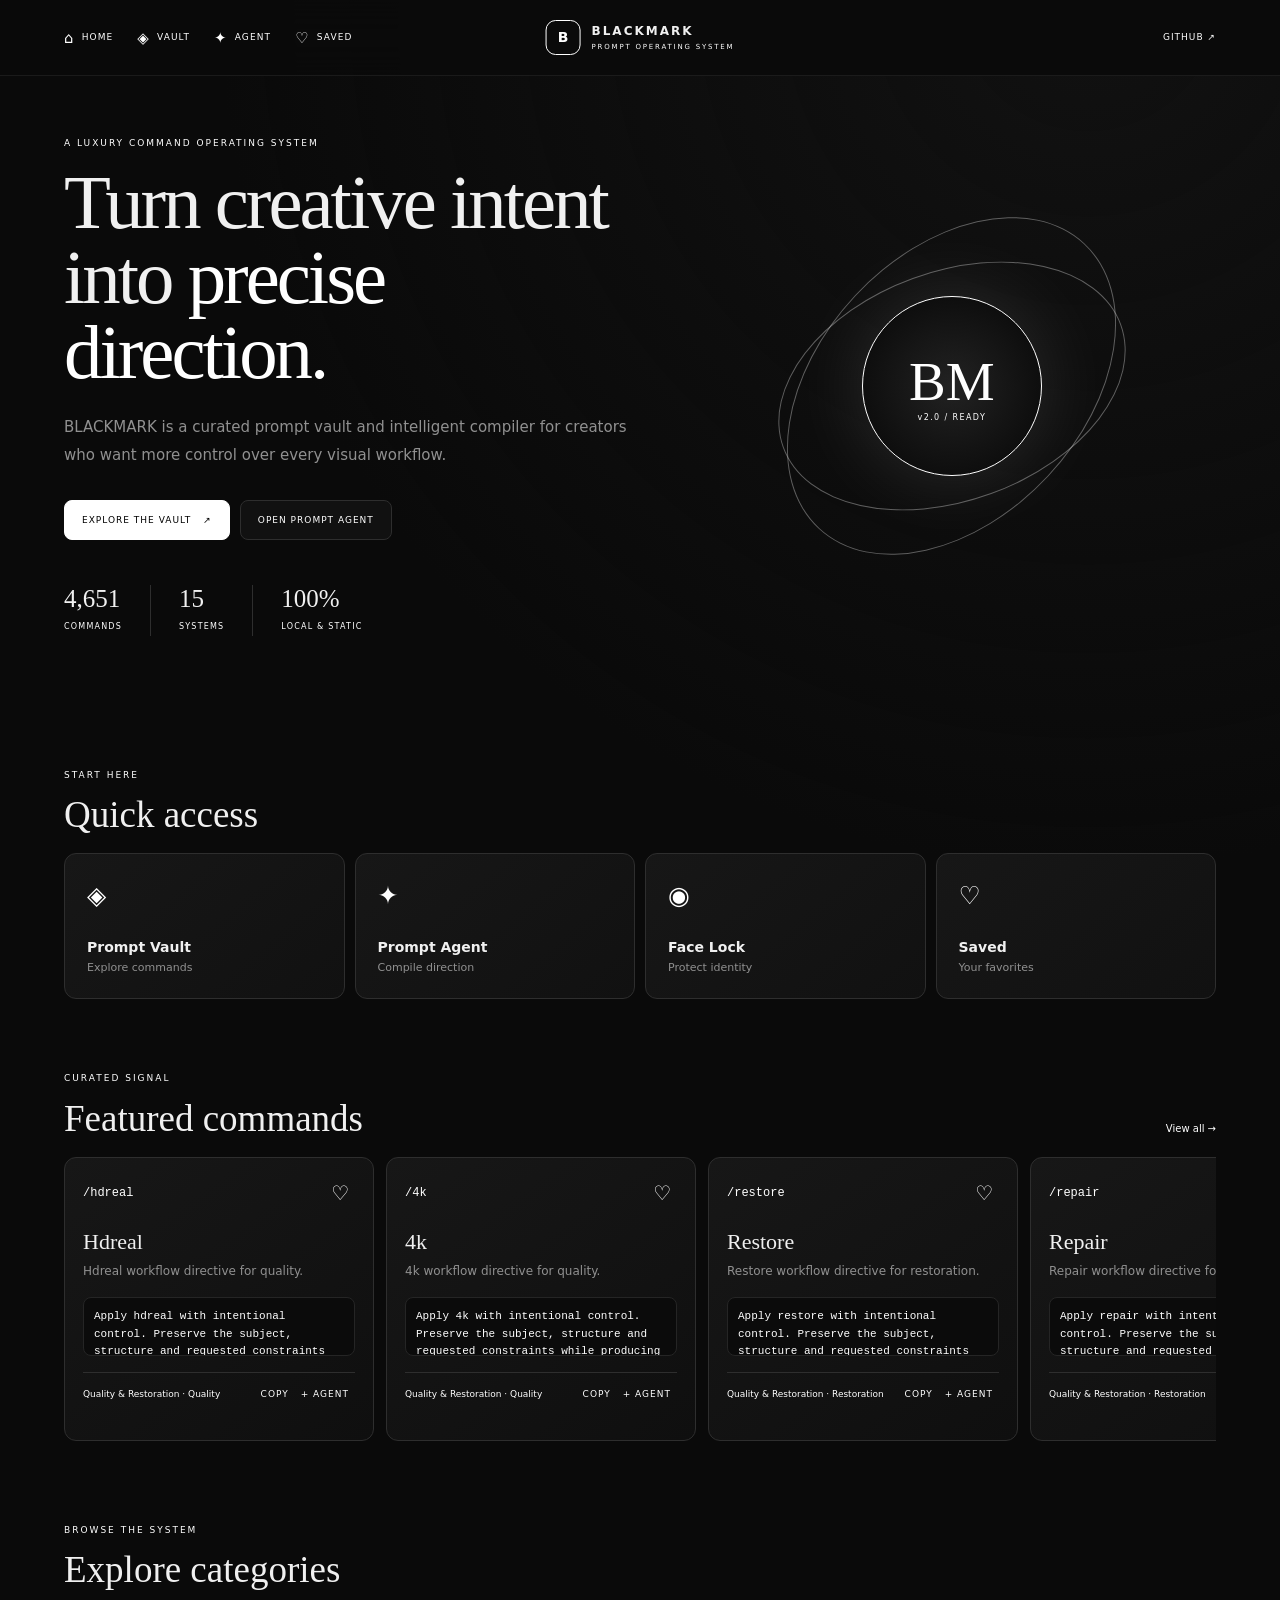
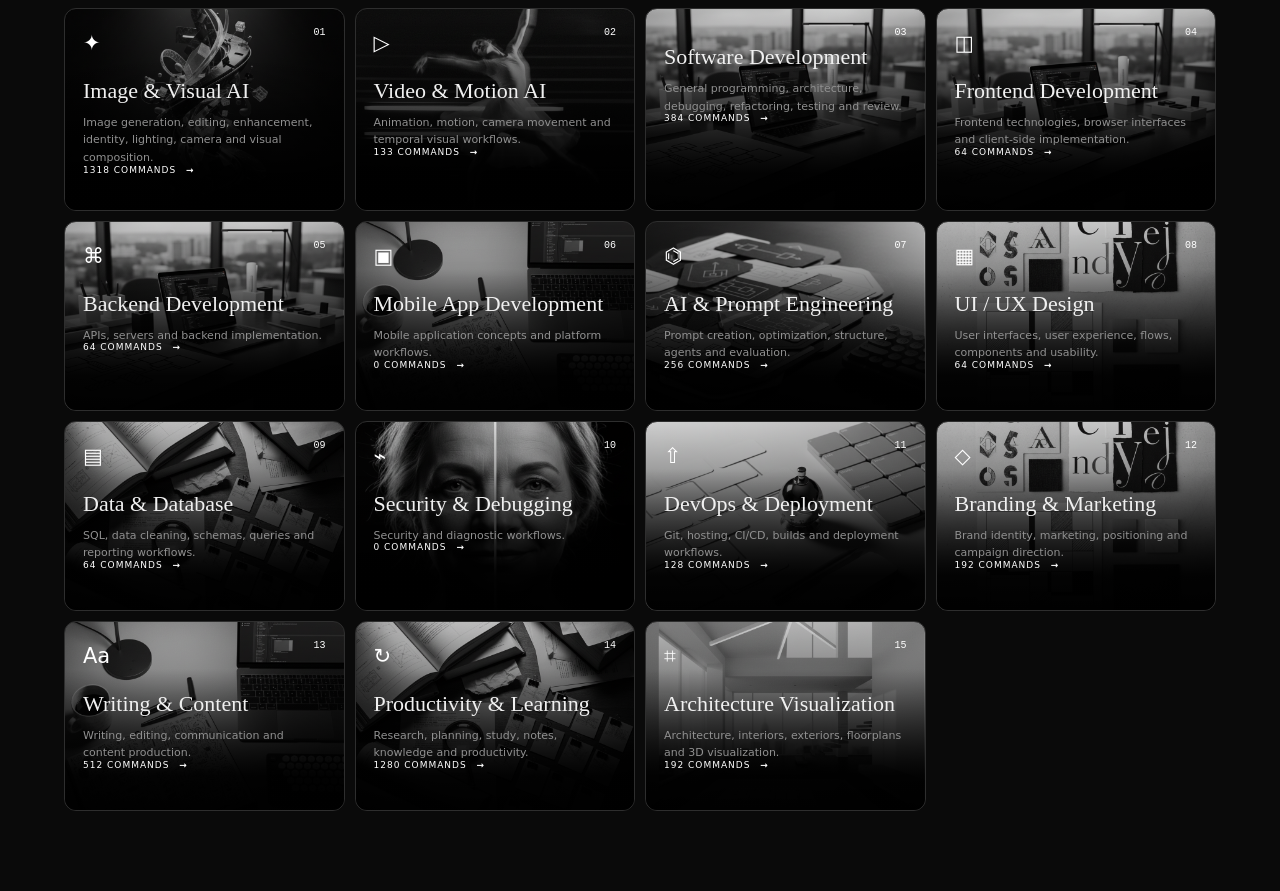
<file: index.html>
<!doctype html><html lang="en"><head><meta charset="utf-8"><meta name="viewport" content="width=device-width, initial-scale=1, viewport-fit=cover"><meta name="theme-color" content="#080a09"><meta name="description" content="BLACKMARK — premium prompt vault and intelligent prompt compiler"><title>BLACKMARK — Prompt Operating System</title><link rel="stylesheet" href="css/global.css?v=ux-v4"></head><body><noscript>BLACKMARK requires JavaScript to browse the local prompt vault.</noscript><script src="js/config.js?v=ux-v4"></script><script src="js/data-loader.js?v=ux-v4"></script><script src="js/app.js?v=ux-v4"></script></body></html>
</file>
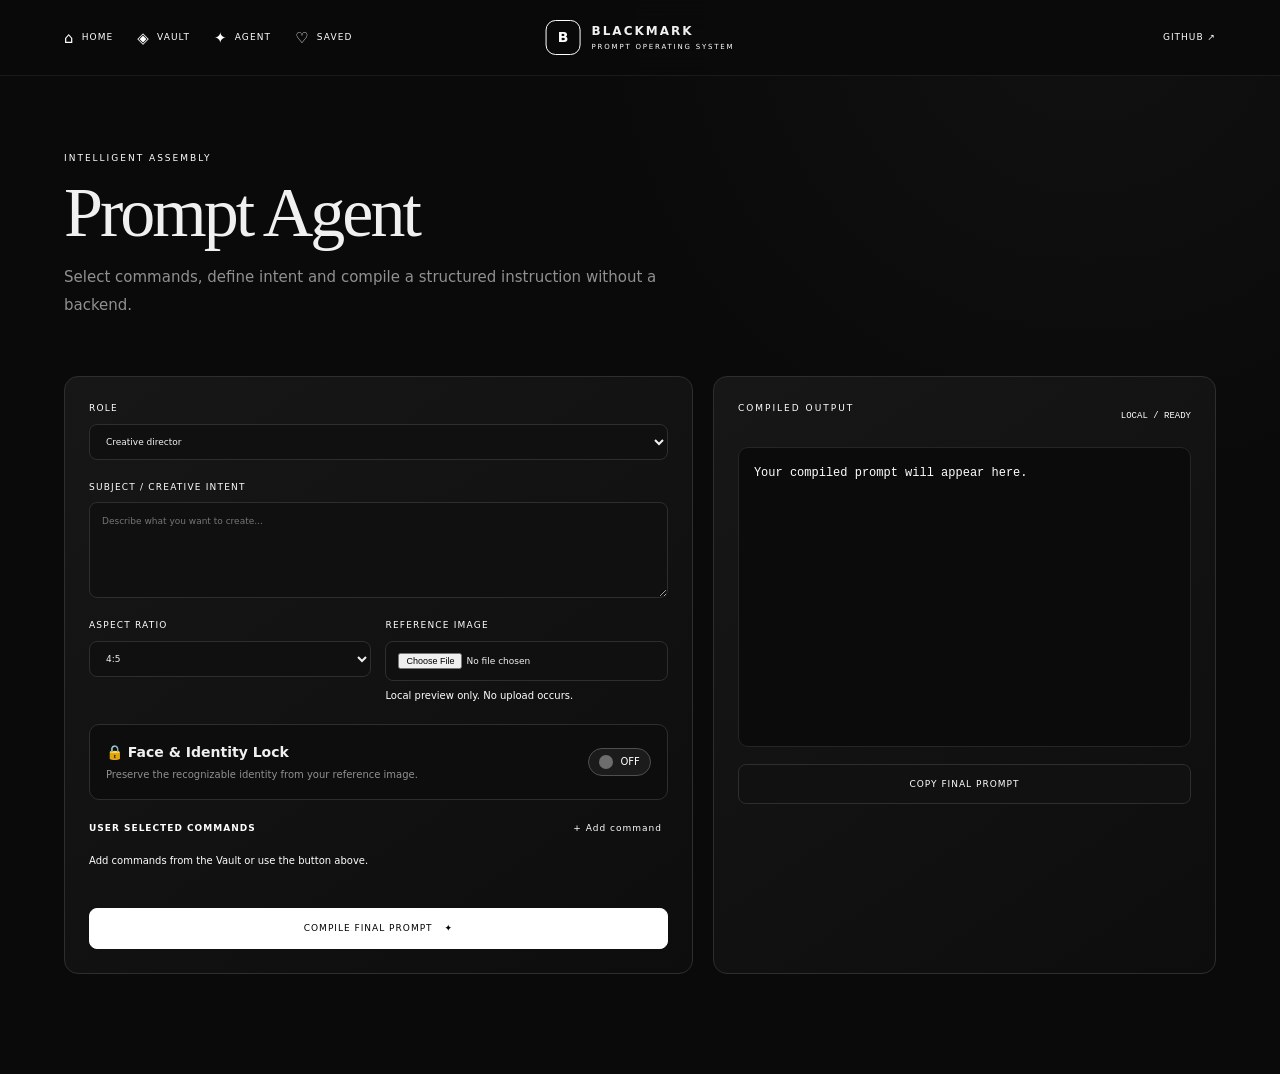
<file: agent/index.html>
<!doctype html><html lang="en"><head><meta charset="utf-8"><meta name="viewport" content="width=device-width, initial-scale=1, viewport-fit=cover"><meta name="theme-color" content="#080a09"><meta name="description" content="BLACKMARK — premium prompt vault and intelligent prompt compiler"><title>BLACKMARK — Prompt Operating System</title><link rel="stylesheet" href="../css/global.css?v=ux-v4"></head><body><noscript>BLACKMARK requires JavaScript to browse the local prompt vault.</noscript><script src="../js/config.js?v=ux-v4"></script><script src="../js/data-loader.js?v=ux-v4"></script><script src="../js/app.js?v=ux-v4"></script></body></html>
</file>
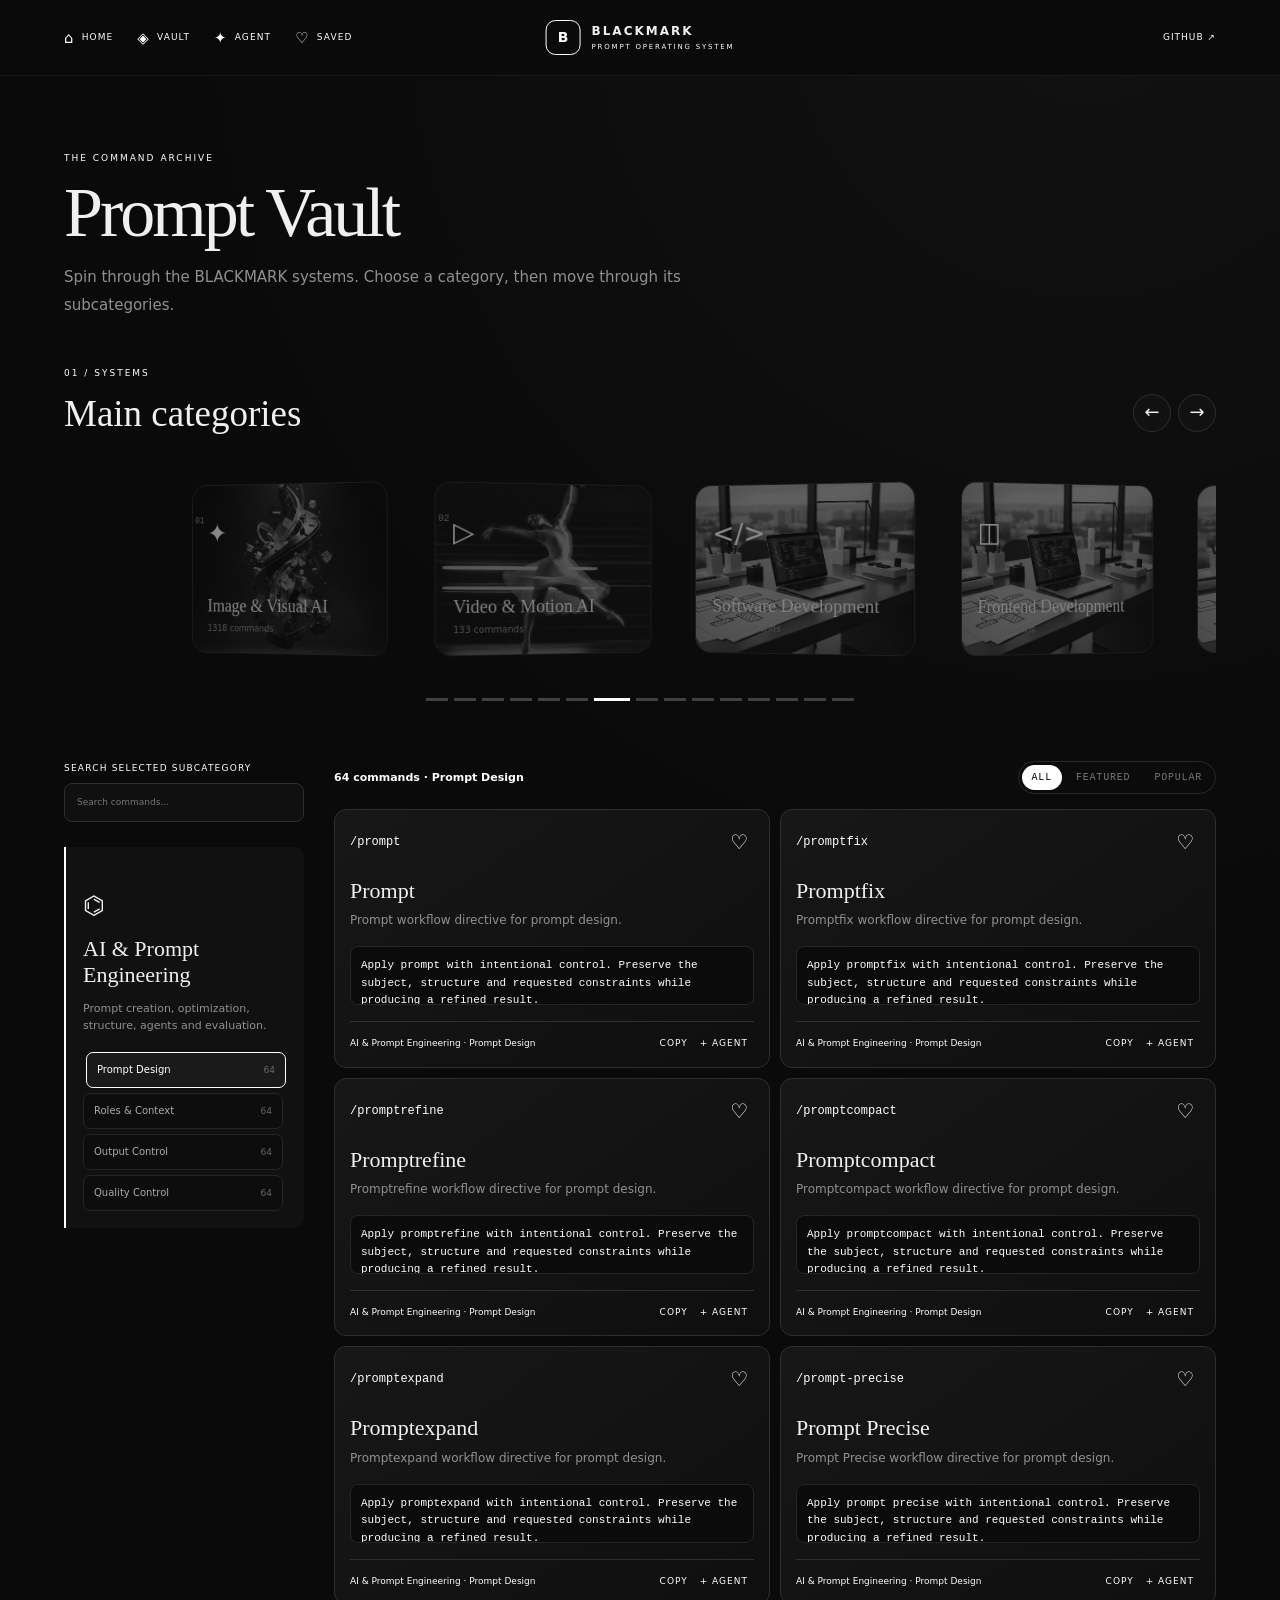
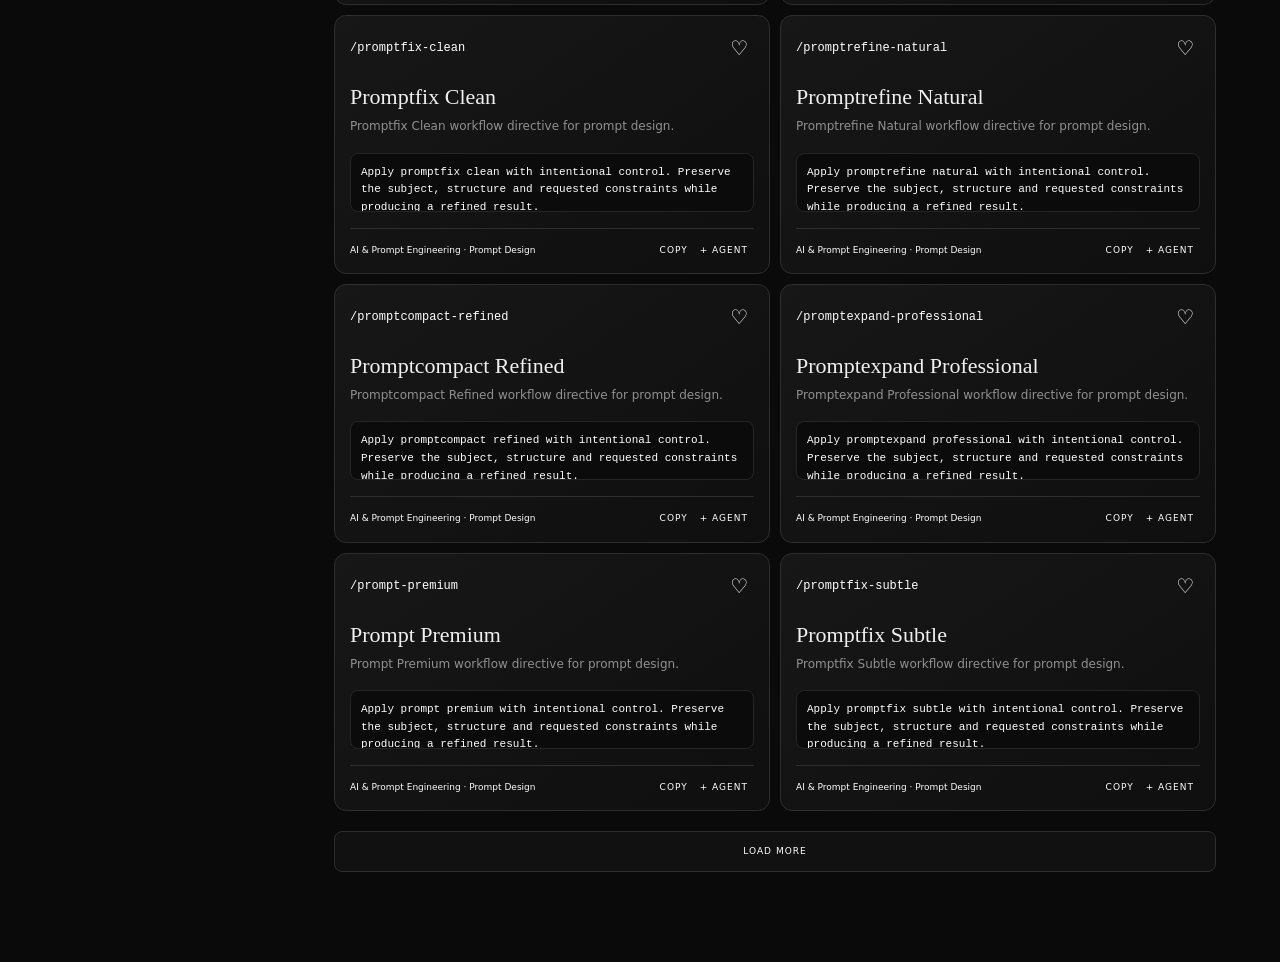
<file: categories/ai-prompt-engineering/index.html>
<!doctype html><html lang="en"><head><meta charset="utf-8"><meta name="viewport" content="width=device-width, initial-scale=1, viewport-fit=cover"><meta name="theme-color" content="#080a09"><meta name="description" content="BLACKMARK — premium prompt vault and intelligent prompt compiler"><title>BLACKMARK — Prompt Operating System</title><link rel="stylesheet" href="../../css/global.css?v=ux-v4"></head><body><noscript>BLACKMARK requires JavaScript to browse the local prompt vault.</noscript><script src="../../js/config.js?v=ux-v4"></script><script src="../../js/data-loader.js?v=ux-v4"></script><script src="../../js/app.js?v=ux-v4"></script></body></html>
</file>
<file: css/global.css>
:root{--bg:#0a0a0a;--surface:#111111;--surface-2:#171717;--line:#2e2e2e;--text:#f0f0f0;--muted:#909090;--accent:#ffffff;--accent-strong:#ffffff;--danger:#ffffff;--radius:14px;--shadow:0 22px 70px #0009;--sans:Inter,ui-sans-serif,system-ui,sans-serif;--serif:Georgia,'Times New Roman',serif}*{box-sizing:border-box}html{background:var(--bg);scroll-behavior:smooth}body{margin:0;background:radial-gradient(circle at 85% 0,#111111,transparent 32%),var(--bg);color:var(--text);font:14px/1.6 var(--sans)}a{color:inherit;text-decoration:none}button,input,select,textarea{font:inherit}button{cursor:pointer}button:focus-visible,a:focus-visible,input:focus-visible,select:focus-visible,textarea:focus-visible{outline:2px solid var(--accent-strong);outline-offset:3px}.app-shell{min-height:100vh}.site-header{height:76px;display:flex;align-items:center;gap:32px;padding:0 clamp(18px,5vw,72px);border-bottom:1px solid #ffffff12;background:#0a0a0ae8;backdrop-filter:blur(18px);position:sticky;top:0;z-index:20}.brand{display:flex;align-items:center;gap:11px;min-width:250px}.brand-mark{width:35px;height:35px;display:grid;place-items:center;border:1px solid #ffffff;border-radius:10px;color:var(--accent-strong);font-weight:700}.brand b{display:block;letter-spacing:2px;font-size:12px}.brand small{display:block;color:#ffffff;letter-spacing:1.8px;font-size:7px}.desktop-nav{display:flex;align-items:center;gap:24px}.desktop-nav a{display:flex;gap:7px;align-items:center;color:#ffffff;text-transform:uppercase;letter-spacing:1.1px;font-size:9px}.desktop-nav a:hover,.desktop-nav a.active{color:var(--accent-strong)}.desktop-nav i,.bottom-nav i{font-style:normal;font-size:15px}.github-link{margin-left:auto;color:var(--accent-strong);font-size:9px;letter-spacing:1px}.bottom-nav{display:none}.hero,.section,.page-head,.vault-layout,.agent-layout{max-width:1300px;margin:auto;padding-left:clamp(18px,5vw,72px);padding-right:clamp(18px,5vw,72px)}.hero{min-height:620px;display:grid;grid-template-columns:1.05fr .95fr;align-items:center;gap:40px}.eyebrow{color:#ffffff;font-size:9px;letter-spacing:2px;text-transform:uppercase;margin:0 0 14px}.hero h1,.page-head h1{font:500 clamp(46px,6vw,84px)/.98 var(--serif);letter-spacing:-3px;margin:0 0 24px;max-width:800px}.hero h1 em{color:var(--accent-strong);font-style:normal}.lead{max-width:650px;color:var(--muted);font-size:15px;line-height:1.85}.hero-actions{display:flex;gap:10px;margin-top:30px;flex-wrap:wrap}.button{display:inline-flex;align-items:center;justify-content:center;gap:12px;border:1px solid var(--line);background:var(--surface);color:#ffffff;border-radius:8px;padding:12px 17px;text-transform:uppercase;letter-spacing:1px;font-size:9px}.button:hover{border-color:#ffffff;transform:translateY(-1px)}.button.gold{background:var(--accent);border-color:var(--accent);color:#ffffff}.button.small{padding:9px 11px}.button.wide{width:100%;margin-top:20px}.hero-stats{display:flex;gap:28px;margin-top:45px}.hero-stats div{padding-right:28px;border-right:1px solid var(--line)}.hero-stats div:last-child{border:0}.hero-stats b{font:500 25px var(--serif);display:block}.hero-stats span{color:#ffffff;text-transform:uppercase;font-size:8px;letter-spacing:1.2px}.hero-orbit{height:430px;position:relative;display:grid;place-items:center}.orbit-ring{position:absolute;border:1px solid #65656555;border-radius:50%;transform:rotate(-20deg)}.ring-a{width:360px;height:230px}.ring-b{width:265px;height:390px;transform:rotate(43deg);border-color:#ffffff18}.orbit-core{width:180px;height:180px;border:1px solid #ffffff;border-radius:50%;display:grid;place-content:center;text-align:center;background:radial-gradient(circle,#30303099,#0e0e0e 70%);box-shadow:0 0 80px #ffffff20}.orbit-core span{font:500 55px var(--serif);color:var(--accent-strong)}.orbit-core small{color:#ffffff;font:8px var(--sans);letter-spacing:1.4px}.section{padding-top:72px}.section-heading{display:flex;justify-content:space-between;align-items:end;margin-bottom:20px}.section-heading h2{font:500 37px/1 var(--serif);margin:0}.inline-link{color:var(--accent-strong);font-size:10px}.access-grid{display:grid;grid-template-columns:repeat(4,1fr);gap:10px}.access-grid a{padding:22px;border:1px solid var(--line);background:linear-gradient(140deg,var(--surface-2),var(--surface));border-radius:12px;transition:.2s}.access-grid a:hover{border-color:#ffffff;transform:translateY(-3px)}.access-grid span{color:var(--accent-strong);font-size:25px}.access-grid b,.access-grid small{display:block}.access-grid b{margin-top:20px}.access-grid small{color:var(--muted);font-size:11px}.horizontal-list{display:flex;gap:12px;overflow-x:auto;scroll-snap-type:x mandatory;padding-bottom:10px}.horizontal-list .prompt-card{min-width:310px;scroll-snap-align:start}.category-grid{display:grid;grid-template-columns:repeat(4,1fr);gap:10px;padding-bottom:80px}.category-card{position:relative;min-height:190px;padding:18px;border:1px solid var(--line);border-radius:12px;background:linear-gradient(145deg,#171717,#0d0d0d);transition:.2s}.category-card:hover{border-color:#ffffff;transform:translateY(-3px)}.category-icon{color:var(--accent-strong);font-size:21px}.category-index{float:right;color:#ffffff;font:10px monospace}.category-card h3{font:500 22px/1.1 var(--serif);margin:18px 0 8px}.category-card p{color:var(--muted);font-size:11px;line-height:1.6}.category-card footer{position:absolute;bottom:15px;color:#ffffff;font-size:9px;text-transform:uppercase;letter-spacing:1px}.category-card footer b{color:var(--accent-strong);margin-left:6px}.prompt-card{padding:18px;border:1px solid var(--line);border-radius:12px;background:linear-gradient(145deg,#171717,#0f0f0f);min-height:235px;transition:.2s}.prompt-card:hover{border-color:#ffffff;box-shadow:var(--shadow);transform:translateY(-2px)}.card-meta,.card-footer,.result-bar,.output-head,.selected-head{display:flex;align-items:center;justify-content:space-between;gap:12px}.command{color:var(--accent-strong);font:12px ui-monospace,monospace}.icon-button{border:0;background:transparent;color:#ffffff;font-size:20px}.icon-button.saved{color:var(--accent-strong)}.prompt-card h3{font:500 22px/1.1 var(--serif);margin:20px 0 8px}.prompt-card p{color:var(--muted);font-size:12px;margin:0}.instruction{color:#ffffff;font:11px/1.6 ui-monospace,monospace;border:1px solid #252525;background:#0b0b0b;border-radius:8px;padding:10px;margin:16px 0;max-height:59px;overflow:hidden}.card-footer{border-top:1px solid var(--line);padding-top:13px;color:#ffffff;font-size:9px}.text-button{border:0;background:transparent;color:#ffffff;font-size:9px;letter-spacing:1px}.text-button:hover,.text-button.gold{color:var(--accent-strong)}.page-head{padding-top:75px;padding-bottom:42px}.page-head h1{font-size:clamp(45px,6vw,70px);margin-bottom:16px}.vault-layout{display:grid;grid-template-columns:240px 1fr;gap:30px;padding-bottom:90px}.filter-panel{position:sticky;top:100px;align-self:start}.search-label,.agent-panel label{display:block;color:#ffffff;text-transform:uppercase;letter-spacing:1.2px;font-size:9px}.search-label input,.agent-panel input,.agent-panel select,.agent-panel textarea{display:block;width:100%;margin-top:8px;padding:11px 12px;background:#101010;border:1px solid var(--line);border-radius:8px;color:var(--text);outline:none}.filter-title{color:#ffffff;text-transform:uppercase;letter-spacing:1.4px;font-size:9px;margin:30px 0 10px}.filter-link{display:flex;justify-content:space-between;padding:9px 10px;color:#ffffff;font-size:11px;border-radius:7px}.filter-link span{color:#ffffff;font-size:9px}.filter-link:hover,.filter-link.active{background:#1a1a1a;color:var(--accent-strong)}.prompt-grid{display:grid;grid-template-columns:repeat(2,minmax(0,1fr));gap:12px}.result-bar{margin-bottom:15px;color:#ffffff;font-size:11px}.empty-state,.error-state{text-align:center;border:1px dashed #404040;border-radius:12px;padding:70px 20px;color:var(--muted);grid-column:1/-1}.empty-state span{font-size:35px;color:var(--accent-strong)}.agent-layout{display:grid;grid-template-columns:1fr .8fr;gap:20px;padding-bottom:100px}.agent-panel,.output-panel{border:1px solid var(--line);border-radius:14px;background:linear-gradient(145deg,#171717,#0d0d0d);padding:24px}.agent-panel>label{margin-bottom:20px}.agent-grid{display:grid;grid-template-columns:1fr 1fr;gap:14px}.helper{display:block;color:#ffffff;font-size:10px;margin-top:7px;text-transform:none;letter-spacing:0}.lock-card{display:flex;justify-content:space-between;align-items:center;padding:16px;border:1px solid var(--line);border-radius:10px;margin:20px 0;background:#0d0d0d}.lock-card.on{border-color:#ffffff;background:#161616}.lock-card b,.lock-card small{display:block}.lock-card small{color:var(--muted);font-size:10px;margin-top:4px}.switch{border:1px solid #4f4f4f;background:#1b1b1b;border-radius:30px;color:#ffffff;padding:5px 10px;display:flex;gap:8px;align-items:center;font-size:10px}.switch span{width:14px;height:14px;border-radius:50%;background:#6d6d6d}.lock-card.on .switch{color:var(--accent-strong);border-color:#ffffff}.lock-card.on .switch span{background:var(--accent-strong)}.selected-head{color:#ffffff;text-transform:uppercase;letter-spacing:1px;font-size:9px}.selected-commands{display:flex;flex-wrap:wrap;gap:7px;margin-top:10px;min-height:42px}.selected-commands button{padding:7px 10px;border:1px solid #ffffff;background:#141414;color:var(--accent-strong);border-radius:18px;font:10px monospace}.output-panel{min-height:440px}.output-head span{font:9px monospace;color:#ffffff}.output-panel pre{white-space:pre-wrap;min-height:300px;color:#ffffff;font:12px/1.7 ui-monospace,monospace;background:#0b0b0b;border:1px solid #252525;border-radius:10px;padding:15px;margin:17px 0}.output-panel .button{margin-top:0;width:100%}#toast{position:fixed;left:50%;bottom:25px;z-index:40;transform:translate(-50%,20px);opacity:0;pointer-events:none;background:var(--accent);color:#ffffff;padding:10px 16px;border-radius:7px;font-size:11px;font-weight:700;transition:.2s}.show{opacity:1!important;transform:translate(-50%,0)!important}
@media(max-width:900px){.desktop-nav{gap:12px}.desktop-nav a{font-size:8px}.github-link{display:none}.hero{grid-template-columns:1fr}.hero-orbit{position:absolute;right:-100px;top:120px;opacity:.25;width:470px}.hero-copy{position:relative;z-index:1}.access-grid,.category-grid{grid-template-columns:repeat(2,1fr)}.vault-layout{grid-template-columns:1fr}.filter-panel{position:static}.filter-panel .filter-link{display:none}.filter-panel .filter-link.active{display:flex}.agent-layout{grid-template-columns:1fr}}
@media(max-width:620px){body{padding-bottom:72px}.site-header{height:64px;padding:0 16px}.brand{min-width:0}.brand small{font-size:6px}.desktop-nav{display:none}.bottom-nav{position:fixed;display:flex;bottom:0;left:0;right:0;height:68px;padding-bottom:env(safe-area-inset-bottom);background:#0f0f0feF;border-top:1px solid var(--line);z-index:30;justify-content:space-around}.bottom-nav a{display:flex;flex-direction:column;align-items:center;justify-content:center;gap:2px;color:#ffffff;font-size:9px}.bottom-nav a.active{color:var(--accent-strong)}.bottom-nav i{font-size:18px}.hero{min-height:650px;padding-top:60px}.hero h1{font-size:51px;letter-spacing:-2px}.hero-stats{gap:15px;margin-top:30px}.hero-stats div{padding-right:14px;margin-right:0}.section{padding-top:54px}.section-heading h2{font-size:31px}.access-grid,.category-grid,.prompt-grid{grid-template-columns:1fr}.access-grid a{min-height:145px}.category-grid{gap:8px}.category-card{min-height:165px}.horizontal-list .prompt-card{min-width:285px}.page-head{padding-top:48px}.page-head h1{letter-spacing:-2px}.vault-layout{padding-bottom:40px}.agent-panel,.output-panel{padding:16px}.agent-grid{grid-template-columns:1fr}.lock-card{align-items:flex-start;gap:12px}.prompt-card h3{font-size:20px}}
@media(prefers-reduced-motion:reduce){*,*:before,*:after{scroll-behavior:auto!important;transition:none!important}}

/* Strict monochrome overrides: hierarchy comes from type, spacing and contrast. */
:root{--gold:#fff;--gold-2:#fff;--accent:#fff;--accent-strong:#fff} .button.gold{background:#fff;color:#000;border-color:#fff}.command,.eyebrow,.inline-link,.access-grid span,.category-icon,.category-card footer b,.text-button.gold,.orbit-core span,.switch{color:#fff}.orbit-ring{border-color:#fff5}.category-card:hover,.prompt-card:hover,.access-grid a:hover{border-color:#fff}.lock-card.on{border-color:#fff;background:#181818}.lock-card.on .switch{border-color:#fff;color:#fff}.lock-card.on .switch span{background:#fff} #toast{background:#fff;color:#000}

/* Centered BLACKMARK masthead */
.site-header{position:sticky}.site-header .brand{position:absolute;left:50%;transform:translateX(-50%);min-width:max-content}.site-header .desktop-nav{margin-right:auto}.site-header .github-link{position:absolute;right:clamp(18px,5vw,72px)}@media(max-width:620px){.site-header .brand{left:50%;transform:translateX(-50%)}.site-header .brand small{display:none}}

/* Vault category carousel */
.vault-carousel-section{max-width:1300px;margin:0 auto;padding:0 clamp(18px,5vw,72px) 34px;overflow:hidden}.carousel-heading{display:flex;align-items:end;justify-content:space-between;margin-bottom:18px}.carousel-heading h2{font:500 37px/1 var(--serif);margin:0}.carousel-controls{display:flex;gap:7px}.carousel-control{width:38px;height:38px;border:1px solid var(--line);border-radius:50%;background:var(--surface);color:var(--text);font-size:18px;transition:.25s}.carousel-control:hover{background:#fff;color:#000;transform:scale(1.06)}.category-carousel{display:flex;gap:14px;overflow-x:auto;padding:24px 8vw 34px;scroll-snap-type:x mandatory;perspective:1100px;scrollbar-width:none}.category-carousel::-webkit-scrollbar{display:none}.category-3d-card{flex:0 0 clamp(190px,19vw,245px);height:190px;position:relative;display:flex;flex-direction:column;align-items:flex-start;justify-content:flex-end;padding:19px;text-align:left;border:1px solid var(--line);border-radius:18px;background:linear-gradient(145deg,#191919,#0b0b0b);color:var(--text);scroll-snap-align:center;transform:rotateY(-14deg) scale(.9);opacity:.52;transition:transform .45s cubic-bezier(.2,.75,.25,1),opacity .45s,border-color .3s,box-shadow .3s}.category-3d-card:nth-child(even){transform:rotateY(14deg) scale(.9)}.category-3d-card:hover{opacity:.85;border-color:#fff}.category-3d-card.active{transform:rotateY(0) scale(1.08);opacity:1;border-color:#fff;box-shadow:0 20px 55px #000,0 0 0 1px #fff4;z-index:2}.category-3d-index{position:absolute;right:16px;top:15px;color:var(--muted);font:10px ui-monospace,monospace}.category-3d-icon{font-size:30px;margin-bottom:auto;color:#fff}.category-3d-card b{font:500 20px/1.1 var(--serif)}.category-3d-card small{color:var(--muted);font-size:10px;margin-top:7px}.carousel-dots{display:flex;justify-content:center;gap:6px}.carousel-dot{width:22px;height:3px;border:0;padding:0;background:#404040}.carousel-dot.active{background:#fff;width:36px}.vault-focused-layout{padding-top:26px}.selected-system{margin-top:25px;padding:17px;border-left:2px solid #fff;background:#111;border-radius:0 10px 10px 0}.selected-system-icon{font-size:25px;display:block;margin-bottom:10px}.selected-system b{font:500 22px var(--serif)}.selected-system p{color:var(--muted);font-size:11px;line-height:1.6}.subcategory-list{display:flex;flex-direction:column;gap:6px;margin-top:15px}.subcategory-list span{display:flex;justify-content:space-between;color:#cfcfcf;font-size:10px;padding-top:6px;border-top:1px solid #252525}.subcategory-list em{font-style:normal;color:var(--muted)}
@media(max-width:620px){.vault-carousel-section{padding-bottom:18px}.carousel-heading h2{font-size:30px}.category-carousel{padding:18px 16vw 28px;gap:10px}.category-3d-card{flex-basis:72vw;height:175px}.category-3d-card.active{transform:scale(1.03)}.category-3d-card,.category-3d-card:nth-child(even){transform:rotateY(0) scale(.92)}.category-3d-card.active{transform:scale(1.03)}.vault-focused-layout{padding-top:15px}.selected-system{margin-top:18px}}

/* Selected subcategory rail and demo commands */
.subcategory-vertical{display:flex;flex-direction:column;gap:5px;margin-top:17px;max-height:255px;overflow-y:auto;padding-right:4px;scroll-snap-type:y proximity}.subcategory-vertical-item{display:flex;align-items:center;justify-content:space-between;gap:8px;width:100%;padding:9px 10px;border:1px solid #252525;border-radius:7px;background:#0d0d0d;color:#aaa;text-align:left;font-size:10px;scroll-snap-align:start;transition:.2s}.subcategory-vertical-item:hover,.subcategory-vertical-item.active{border-color:#fff;background:#1a1a1a;color:#fff;transform:translateX(3px)}.subcategory-vertical-item em{font-style:normal;color:#666;font-size:9px}.compact-command-grid{grid-template-columns:repeat(2,minmax(0,1fr));gap:10px}.compact-command-grid .prompt-card{min-height:230px;padding:15px}.prompt-demo-image{display:block;width:100%;height:130px;object-fit:cover;object-position:center 25%;border-radius:8px;margin-bottom:14px;filter:grayscale(1);border:1px solid #303030}.has-demo-image h3{margin-top:12px}.has-demo-image .instruction{max-height:52px}.vault-page-head{padding-bottom:32px}@media(max-width:620px){.compact-command-grid{grid-template-columns:1fr}.compact-command-grid .prompt-card{min-height:215px}.prompt-demo-image{height:175px}.subcategory-vertical{max-height:200px}}

.category-card{overflow:hidden;background-image:linear-gradient(180deg,rgba(0,0,0,.15),rgba(0,0,0,.94)),var(--category-image);background-size:cover;background-position:center}.category-card-image{position:absolute;inset:0;background:linear-gradient(180deg,transparent 25%,#000e 82%);pointer-events:none}.category-card>*:not(.category-card-image){position:relative;z-index:1}.category-3d-card{overflow:hidden;background-image:linear-gradient(180deg,rgba(0,0,0,.05),rgba(0,0,0,.9)),var(--category-image);background-size:cover;background-position:center}.category-3d-image{position:absolute;inset:0;background-size:cover;background-position:center;opacity:.7;filter:grayscale(1);z-index:0}.category-3d-card>*:not(.category-3d-image){position:relative;z-index:1}.selected-system-image{height:135px;margin:-17px -17px 17px;background-size:cover;background-position:center;filter:grayscale(1);opacity:.72;border-bottom:1px solid #303030}.selected-system-icon{position:relative}.category-3d-card.active .category-3d-image{opacity:.9}.category-3d-card b,.category-3d-card small,.category-3d-icon,.category-3d-index{position:relative}.category-card-image{display:block}
/* UX upgrade layer: detail sheet, tabs, skeletons, touch actions */
.vault-tabs{display:flex;gap:4px;align-items:center;border:1px solid #292929;border-radius:999px;padding:3px}.vault-tab{border:0;background:transparent;color:#777;padding:7px 10px;border-radius:999px;font:10px ui-monospace,monospace;letter-spacing:.08em;cursor:pointer;transition:.2s}.vault-tab:hover,.vault-tab.active{background:#fff;color:#000}.prompt-card{cursor:pointer;transition:transform .25s ease,border-color .25s ease,box-shadow .25s ease}.prompt-card:hover{transform:translateY(-4px);border-color:#777;box-shadow:0 18px 36px #0008}.prompt-card:focus-visible{outline:2px solid #fff;outline-offset:3px}.prompt-demo-image,.category-3d-image,.selected-system-image{filter:none}.detail-overlay{position:fixed;inset:0;z-index:100;background:#000b;display:grid;place-items:center;padding:20px;animation:fadeIn .18s ease}.detail-sheet{position:relative;width:min(680px,100%);max-height:min(86vh,760px);overflow:auto;background:#111;border:1px solid #555;border-radius:16px;padding:28px;box-shadow:0 30px 90px #000;animation:sheetIn .24s ease}.detail-close{position:absolute;right:14px;top:10px;background:transparent;border:0;color:#fff;font-size:28px;cursor:pointer}.detail-image{width:100%;max-height:260px;object-fit:cover;border-radius:10px;margin-bottom:22px}.detail-command{display:block;margin-bottom:10px}.detail-sheet h2{font:500 clamp(28px,5vw,44px)/1 var(--serif);margin:0 0 12px}.detail-description{color:#bbb}.detail-instruction{margin:20px 0;padding:16px;border:1px solid #303030;border-radius:8px;line-height:1.65;color:#eee}.detail-tags{display:flex;flex-wrap:wrap;gap:6px}.detail-tags span{font-size:10px;color:#aaa;border:1px solid #444;border-radius:999px;padding:5px 8px}.detail-actions{display:flex;flex-wrap:wrap;gap:8px;margin-top:24px}.skeleton-page{padding:80px 8vw}.skeleton-line,.skeleton-grid i{display:block;background:linear-gradient(90deg,#151515,#292929,#151515);background-size:200% 100%;animation:skeleton 1.3s infinite;border-radius:8px}.skeleton-line{height:38px;width:45%;margin-bottom:30px}.skeleton-grid{display:grid;grid-template-columns:repeat(3,1fr);gap:14px}.skeleton-grid i{height:180px}@keyframes skeleton{to{background-position:-200% 0}}@keyframes fadeIn{from{opacity:0}to{opacity:1}}@keyframes sheetIn{from{opacity:0;transform:translateY(18px) scale(.98)}to{opacity:1;transform:none}}@media(max-width:620px){.result-bar{align-items:flex-start;flex-direction:column;gap:12px}.vault-tabs{width:100%;justify-content:space-between}.vault-tab{flex:1}.detail-sheet{padding:22px;border-radius:16px 16px 0 0;align-self:end;max-height:90vh}.detail-overlay{padding:0;align-items:end}.skeleton-grid{grid-template-columns:1fr 1fr}.skeleton-grid i{height:130px}}@media(prefers-reduced-motion:reduce){*,*::before,*::after{animation-duration:.01ms!important;transition-duration:.01ms!important;scroll-behavior:auto!important}}
</file>
